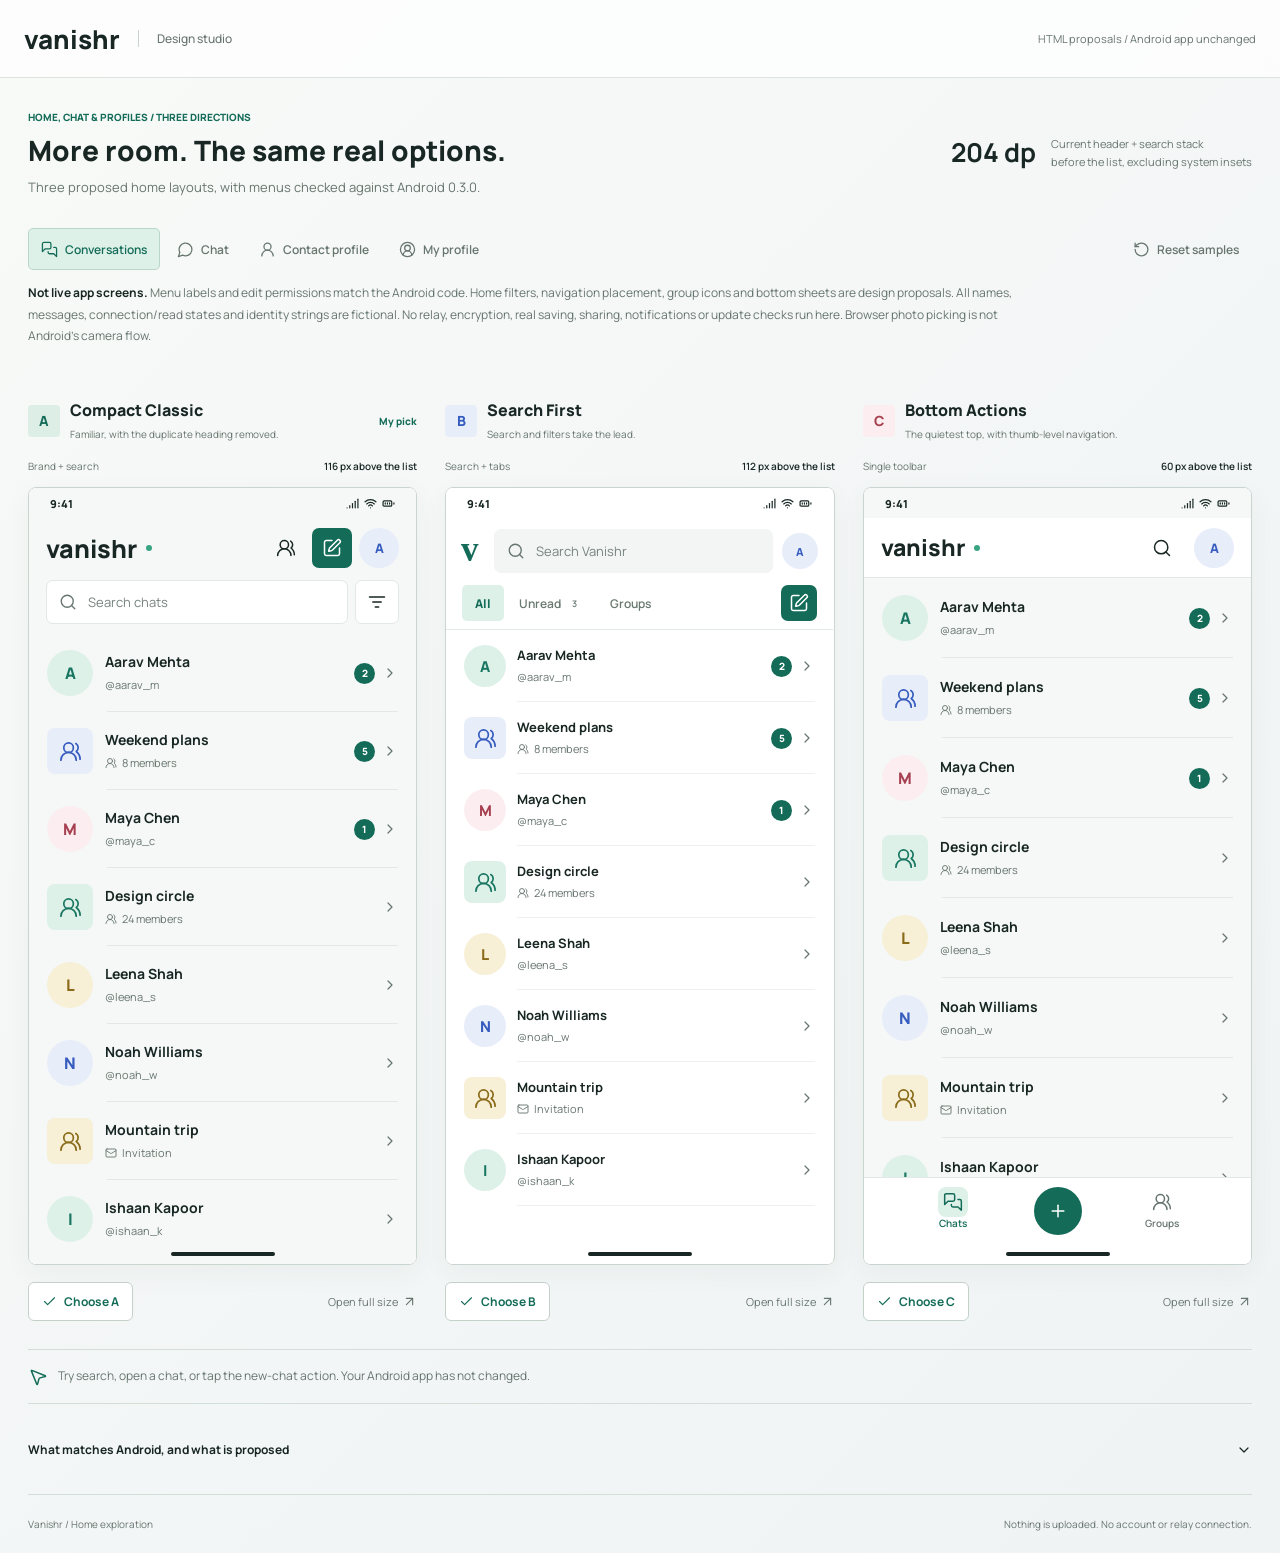
<file: docs/designs/home/index.html>
<!doctype html>
<html lang="en">
<head>
  <meta charset="utf-8">
  <meta name="viewport" content="width=device-width, initial-scale=1">
  <meta name="referrer" content="no-referrer">
  <title>Vanishr / Home, Chat &amp; Profile Options</title>
  <link rel="stylesheet" href="home.css">
  <script src="assets/lucide.min.js" defer></script>
  <script src="home.js" defer></script>
</head>
<body class="review" data-page="compare">
  <header class="review-header">
    <a class="review-brand" href="index.html">vanishr<span>Design studio</span></a>
    <span class="review-note">HTML proposals / Android app unchanged</span>
  </header>
  <main class="review-main">
    <div class="review-intro">
      <div><p class="eyebrow">HOME, CHAT &amp; PROFILES / THREE DIRECTIONS</p><h1>More room. The same real options.</h1><p>Three proposed home layouts, with menus checked against Android 0.3.0.</p></div>
      <div class="review-context"><span class="context-number">204 dp</span><span>Current header + search stack<br>before the list, excluding system insets</span></div>
    </div>
    <section class="review-controls" aria-label="Compare screens">
      <div class="screen-selector" aria-label="Screen shown in all three previews">
        <button type="button" data-preview-screen="home" aria-pressed="true"><i data-lucide="messages-square"></i>Conversations</button>
        <button type="button" data-preview-screen="chat" aria-pressed="false"><i data-lucide="message-circle"></i>Chat</button>
        <button type="button" data-preview-screen="contact" aria-pressed="false"><i data-lucide="user-round"></i>Contact profile</button>
        <button type="button" data-preview-screen="profile" aria-pressed="false"><i data-lucide="circle-user-round"></i>My profile</button>
      </div>
      <button type="button" class="reset-previews" id="reset-all-previews" title="Reset all fictional data and clear your selection"><i data-lucide="rotate-ccw"></i>Reset samples</button>
    </section>
    <p class="review-boundary"><strong>Not live app screens.</strong> Menu labels and edit permissions match the Android code. Home filters, navigation placement, group icons and bottom sheets are design proposals. All names, messages, connection/read states and identity strings are fictional. No relay, encryption, real saving, sharing, notifications or update checks run here. Browser photo picking is not Android's camera flow.</p>
    <p class="review-action-status" id="review-action-status" role="status"></p>
    <div class="study-grid">
      <section class="study" data-option="a" aria-labelledby="option-a">
        <div class="study-heading"><span class="option-letter">A</span><div><h2 id="option-a">Compact Classic</h2><p>Familiar, with the duplicate heading removed.</p></div><span class="recommended">My pick</span></div>
        <div class="study-metric"><span>Brand + search</span><strong>116 px above the list</strong></div>
        <div class="phone-frame"><iframe title="Option A: Compact Classic" src="a-compact.html?embed=1"></iframe></div>
        <div class="study-actions"><button class="choose-button" data-choose="a" aria-pressed="false"><i data-lucide="check"></i>Choose A</button><a href="a-compact.html" target="_blank" rel="noopener">Open full size<i data-lucide="arrow-up-right"></i></a></div>
      </section>
      <section class="study" data-option="b" aria-labelledby="option-b">
        <div class="study-heading"><span class="option-letter blue">B</span><div><h2 id="option-b">Search First</h2><p>Search and filters take the lead.</p></div></div>
        <div class="study-metric"><span>Search + tabs</span><strong>112 px above the list</strong></div>
        <div class="phone-frame"><iframe title="Option B: Search First" src="b-search-first.html?embed=1"></iframe></div>
        <div class="study-actions"><button class="choose-button" data-choose="b" aria-pressed="false"><i data-lucide="check"></i>Choose B</button><a href="b-search-first.html" target="_blank" rel="noopener">Open full size<i data-lucide="arrow-up-right"></i></a></div>
      </section>
      <section class="study" data-option="c" aria-labelledby="option-c">
        <div class="study-heading"><span class="option-letter coral">C</span><div><h2 id="option-c">Bottom Actions</h2><p>The quietest top, with thumb-level navigation.</p></div></div>
        <div class="study-metric"><span>Single toolbar</span><strong>60 px above the list</strong></div>
        <div class="phone-frame"><iframe title="Option C: Bottom Actions" src="c-bottom-actions.html?embed=1"></iframe></div>
        <div class="study-actions"><button class="choose-button" data-choose="c" aria-pressed="false"><i data-lucide="check"></i>Choose C</button><a href="c-bottom-actions.html" target="_blank" rel="noopener">Open full size<i data-lucide="arrow-up-right"></i></a></div>
      </section>
    </div>
    <div class="review-decision" aria-live="polite"><i data-lucide="mouse-pointer-2"></i><span id="decision-text">Try search, open a chat, or tap the new-chat action. Your Android app has not changed.</span><button id="clear-choice" hidden>Clear choice</button></div>
    <details class="current-reference"><summary>What matches Android, and what is proposed<i data-lucide="chevron-down"></i></summary><div class="reference-body"><img src="assets/current-home.png" alt="Current Vanishr home: separate vanishr and Chats headings, followed by a large search field and contact rows" loading="lazy"><div><h2>Option parity, not a screenshot replica</h2><p>The duplicate Chats heading disappears in A, B and C. Search and new-conversation placement, filters, group icons and bottom-sheet presentation are proposed. The same chat and profile flows are used in all three, so the home layout is the main choice.</p><p><strong>Chat menu:</strong> Profile, Contact identity, Disappearing messages, Remove contact. The composer includes Attach with Choose image and Take photo. Expiry choices are View once, 1 hour, 6 hours and 24 hours.</p><p><strong>Contact profile:</strong> shared name, read-only username and one local Display name field. Save changes your nickname only. Cancel and Use profile name are included.</p><p><strong>My profile:</strong> inline name/username saves, Share username, Verify identity, New message notifications, Check for updates, Licenses &amp; source and Sign out with confirmation. Native/system actions stop at a clearly disclosed simulation.</p><p><strong>Groups:</strong> Group info and expiry menu; owner-only invitation/removal/close, member leave, and verified-owner consent. New invitations stay pending and accepted members wait for the owner.</p><p>No list timestamps or delivery ticks are invented for the conversation list. Message ticks are fictional state samples. Long-press or right-click a message to inspect Delete; do the same on a contact row to inspect removal.</p><p>HTML pixel heights are illustrative; Android uses dp. Measurements exclude the simulated system bars. Reload or Reset samples restores all fictional data; nothing is persisted.</p></div></div></details>
    <footer class="review-footer"><span>Vanishr / Home exploration</span><span>Nothing is uploaded. No account or relay connection.</span></footer>
  </main>
</body>
</html>
</file>
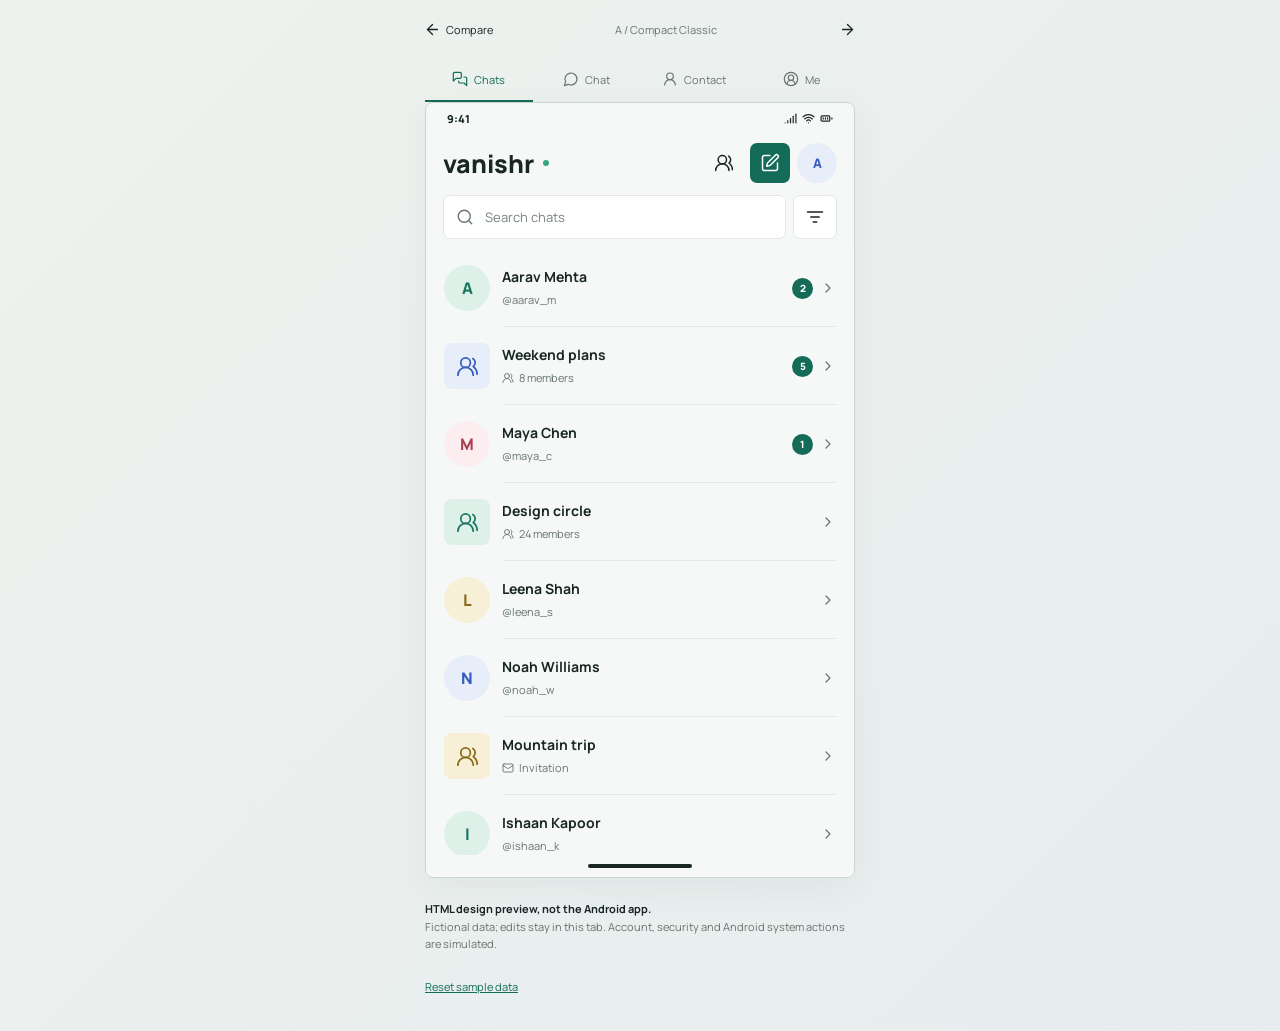
<file: docs/designs/home/a-compact.html>
<!doctype html>
<html lang="en">
<head>
  <meta charset="utf-8">
  <meta name="viewport" content="width=device-width, initial-scale=1">
  <meta name="referrer" content="no-referrer">
  <title>A / Compact Classic / Vanishr</title>
  <link rel="stylesheet" href="home.css">
  <script src="assets/lucide.min.js" defer></script>
  <script src="home.js" defer></script>
</head>
<body class="prototype theme-a" data-design="a">
  <nav class="prototype-nav" aria-label="Design options"><a href="index.html" class="back-to-review"><i data-lucide="arrow-left"></i>Compare</a><span>A / Compact Classic</span><a href="b-search-first.html" aria-label="Next design"><i data-lucide="arrow-right"></i></a></nav>
  <main id="app" class="app" aria-label="Vanishr compact home prototype"></main>
  <noscript>This interactive local design needs JavaScript enabled.</noscript>
</body>
</html>
</file>
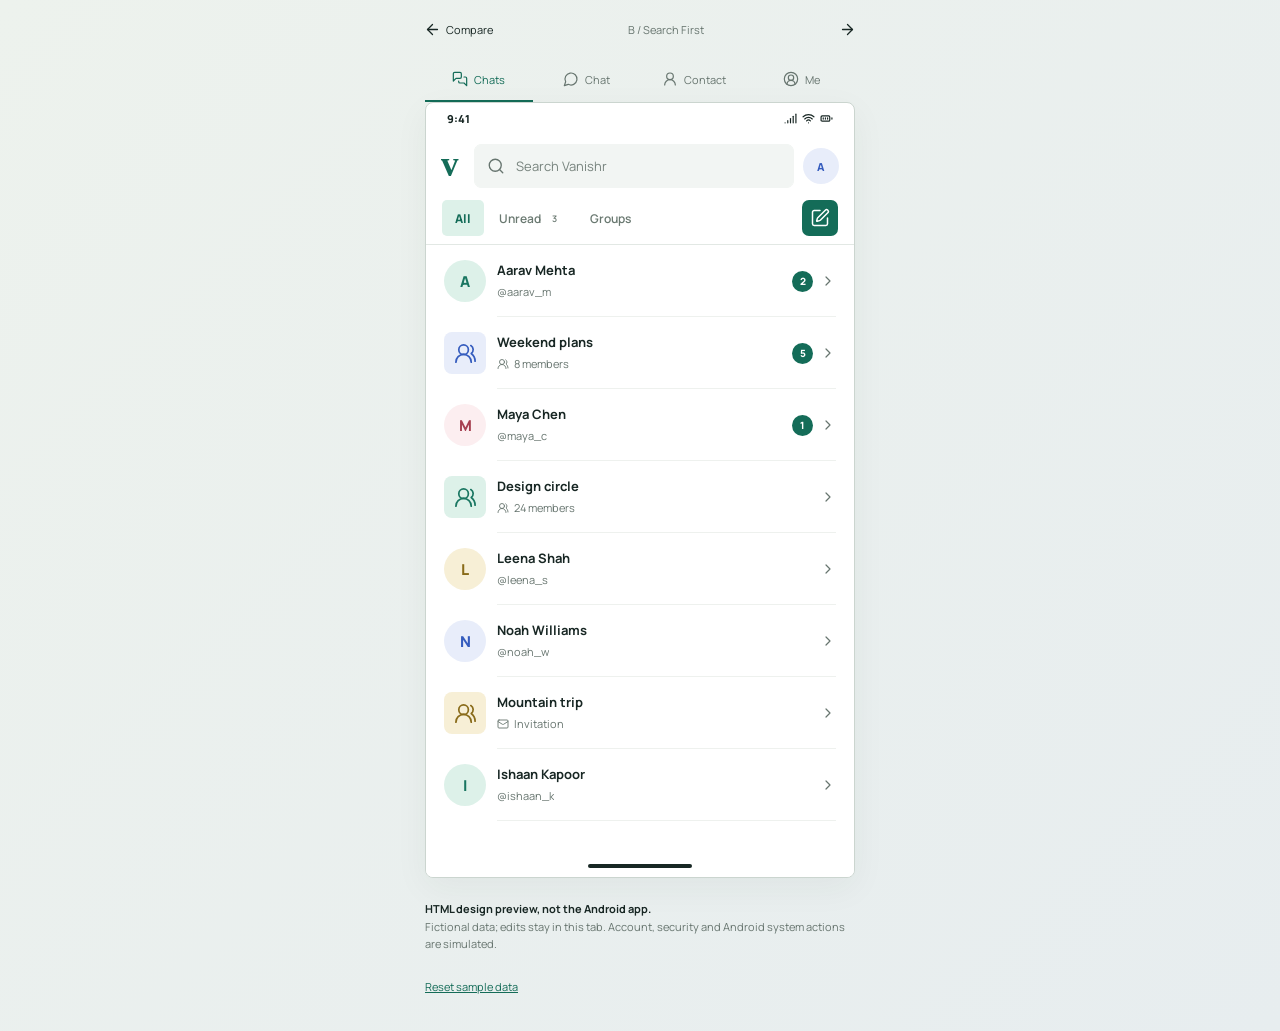
<file: docs/designs/home/b-search-first.html>
<!doctype html>
<html lang="en">
<head>
  <meta charset="utf-8">
  <meta name="viewport" content="width=device-width, initial-scale=1">
  <meta name="referrer" content="no-referrer">
  <title>B / Search First / Vanishr</title>
  <link rel="stylesheet" href="home.css">
  <script src="assets/lucide.min.js" defer></script>
  <script src="home.js" defer></script>
</head>
<body class="prototype theme-b" data-design="b">
  <nav class="prototype-nav" aria-label="Design options"><a href="index.html" class="back-to-review"><i data-lucide="arrow-left"></i>Compare</a><span>B / Search First</span><a href="c-bottom-actions.html" aria-label="Next design"><i data-lucide="arrow-right"></i></a></nav>
  <main id="app" class="app" aria-label="Vanishr search-first home prototype"></main>
  <noscript>This interactive local design needs JavaScript enabled.</noscript>
</body>
</html>
</file>
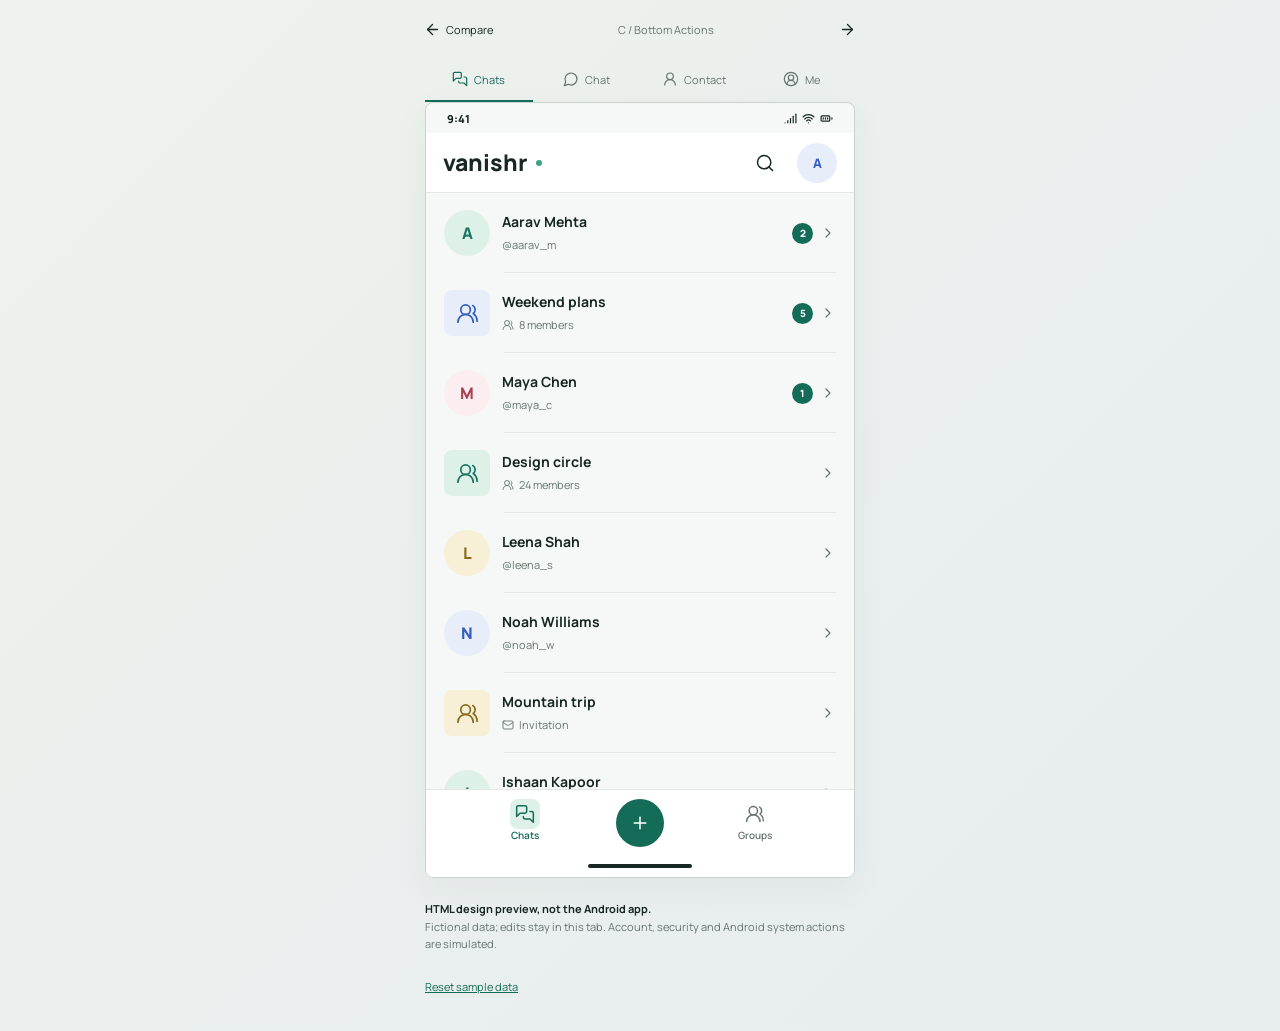
<file: docs/designs/home/c-bottom-actions.html>
<!doctype html>
<html lang="en">
<head>
  <meta charset="utf-8">
  <meta name="viewport" content="width=device-width, initial-scale=1">
  <meta name="referrer" content="no-referrer">
  <title>C / Bottom Actions / Vanishr</title>
  <link rel="stylesheet" href="home.css">
  <script src="assets/lucide.min.js" defer></script>
  <script src="home.js" defer></script>
</head>
<body class="prototype theme-c" data-design="c">
  <nav class="prototype-nav" aria-label="Design options"><a href="index.html" class="back-to-review"><i data-lucide="arrow-left"></i>Compare</a><span>C / Bottom Actions</span><a href="a-compact.html" aria-label="Next design"><i data-lucide="arrow-right"></i></a></nav>
  <main id="app" class="app" aria-label="Vanishr bottom-action home prototype"></main>
  <noscript>This interactive local design needs JavaScript enabled.</noscript>
</body>
</html>
</file>
<file: docs/designs/home/home.css>
@font-face { font-family: Manrope; src: url("../../../android/app/src/main/res/font/manrope.ttf") format("truetype"); font-style: normal; font-weight: 200 800; font-display: swap; }
:root { color-scheme: light; --ink: #182724; --muted: #67756f; --green: #146c58; --green-tint: #ddf1e9; --blue: #355cbe; --blue-tint: #e8edfa; --line: #e2e8e4; --canvas: #f5f8f6; --surface: #fff; --coral: #a63f50; --coral-tint: #fceef0; }
* { box-sizing: border-box; letter-spacing: 0; }
body { margin: 0; color: var(--ink); font-family: Manrope, sans-serif; font-size: 14px; }
button, input { font: inherit; }
button, a, input { -webkit-tap-highlight-color: transparent; }
button { cursor: pointer; }
a { color: inherit; text-decoration: none; }
button { color: inherit; }
button:disabled { cursor: default; opacity: .4; }
button:focus-visible, a:focus-visible, input:focus-visible, summary:focus-visible { outline: 3px solid #4876cf; outline-offset: 3px; }
svg { width: 20px; height: 20px; flex: 0 0 auto; stroke-width: 1.8; }
[hidden] { display: none !important; }
h1, h2, h3, p { margin: 0; }
.review { background: linear-gradient(135deg, #f8faf8, #eff3f4); min-height: 100vh; }
.review-header { min-height: 78px; padding: 18px max(24px, calc((100% - 1320px) / 2)); display: flex; justify-content: space-between; gap: 16px; align-items: center; border-bottom: 1px solid #dce4df; background: #ffffffbd; }
.review-brand { display: flex; align-items: center; gap: 18px; font-size: 26px; font-weight: 800; }
.review-brand span { border-left: 1px solid #c9d4cf; padding-left: 18px; color: var(--muted); font-size: 12px; font-weight: 500; }
.review-note { color: var(--muted); font-size: 11px; }
.review-main { max-width: 1376px; padding: 32px 28px 0; margin: 0 auto; }
.review-intro { display: flex; align-items: center; justify-content: space-between; gap: 32px; padding-bottom: 32px; }
.eyebrow { color: var(--green); font-size: 10px; font-weight: 800; margin-bottom: 9px; }
.review h1 { font-size: 28px; font-weight: 800; line-height: 1.25; }
.review-intro p:not(.eyebrow) { color: var(--muted); margin-top: 10px; font-size: 13px; }
.review-controls { display: flex; align-items: center; flex-wrap: wrap; gap: 12px; margin-bottom: 12px; }
.screen-selector { display: flex; flex-wrap: wrap; gap: 4px; }
.screen-selector button, .reset-previews { display: inline-flex; align-items: center; gap: 7px; min-height: 42px; border: 1px solid transparent; border-radius: 5px; background: transparent; padding: 9px 12px; color: var(--muted); font-size: 12px; font-weight: 600; }
.screen-selector button[aria-pressed="true"] { color: var(--green); border-color: #b9d7ca; background: var(--green-tint); }
.screen-selector svg, .reset-previews svg { width: 17px; height: 17px; }
.reset-previews { margin-left: auto; }
.review-boundary { font-size: 12px; line-height: 1.8; color: var(--muted); max-width: 1000px; }
.review-boundary strong { color: var(--ink); }
.review-action-status { min-height: 26px; font-size: 11px; line-height: 1.6; color: var(--blue); margin: 8px 0 14px; }
.review-context { display: flex; align-items: center; gap: 15px; font-size: 11px; line-height: 1.6; color: var(--muted); }
.context-number { font-size: 26px; color: var(--ink); font-weight: 700; white-space: nowrap; }
.study-grid { display: grid; grid-template-columns: repeat(3, minmax(0, 1fr)); gap: 28px; }
.study { min-width: 0; }
.study-heading { display: flex; align-items: center; gap: 10px; min-height: 52px; position: relative; }
.option-letter { display: grid; place-items: center; width: 32px; height: 32px; background: #dceee5; color: var(--green); font-weight: 800; flex: 0 0 auto; border-radius: 4px; }
.option-letter.blue { background: var(--blue-tint); color: var(--blue); }
.option-letter.coral { background: var(--coral-tint); color: var(--coral); }
.study h2 { font-size: 16px; font-weight: 800; line-height: 1.35; }
.study-heading p { font-size: 10px; color: var(--muted); margin-top: 5px; line-height: 1.5; }
.recommended { color: var(--green); margin-left: auto; font-size: 10px; font-weight: 800; white-space: nowrap; }
.study-metric { display: flex; justify-content: space-between; align-items: center; flex-wrap: wrap; gap: 5px; font-size: 10px; padding: 12px 0 14px; color: var(--muted); }
.study-metric strong { font-weight: 600; color: var(--ink); }
.phone-frame { width: 100%; aspect-ratio: 390 / 780; max-height: 824px; border: 1px solid #cbd5cf; border-radius: 8px; overflow: hidden; background: #fff; box-shadow: 0 8px 28px #24372c0c; transition: border-color .15s, box-shadow .15s; }
.phone-frame iframe { display: block; width: 100%; height: 100%; border: 0; }
.study[data-selected="true"] .phone-frame { border-color: var(--green); box-shadow: 0 0 0 2px var(--green), 0 8px 28px #24372c0c; }
.study-actions { display: flex; align-items: center; justify-content: space-between; gap: 8px; padding-top: 14px; }
.choose-button { display: inline-flex; gap: 7px; align-items: center; border: 1px solid #c4d1c9; border-radius: 6px; padding: 10px 13px; background: #fff; color: var(--green); font-size: 12px; font-weight: 700; }
.choose-button svg { width: 15px; height: 15px; }
.choose-button[aria-pressed="true"] { background: var(--green); border-color: var(--green); color: #fff; }
.study-actions a { display: inline-flex; gap: 4px; align-items: center; color: var(--muted); font-size: 11px; min-height: 44px; }
.study-actions a svg { width: 15px; height: 15px; }
.review-decision { display: flex; gap: 10px; align-items: center; margin: 26px 0; padding: 16px 0; border-top: 1px solid #d3ded7; border-bottom: 1px solid #d3ded7; color: var(--muted); font-size: 12px; line-height: 1.7; }
.review-decision svg { color: var(--green); }
.review-decision button { border: 0; background: transparent; color: var(--green); font-size: 12px; margin-left: auto; white-space: nowrap; min-height: 40px; }
.current-reference { font-size: 12px; padding-bottom: 24px; }
.current-reference summary { display: flex; justify-content: space-between; align-items: center; font-weight: 700; cursor: pointer; min-height: 40px; }
.current-reference summary svg { width: 16px; height: 16px; }
.reference-body { padding: 24px 0 8px; display: grid; grid-template-columns: 200px 1fr; gap: 28px; align-items: start; max-width: 850px; }
.reference-body img { display: block; width: 100%; height: auto; border: 1px solid var(--line); border-radius: 4px; }
.reference-body h2 { font-size: 18px; margin: 4px 0 12px; }
.reference-body p { line-height: 1.8; color: var(--muted); margin: 12px 0; }
.review-footer { display: flex; justify-content: space-between; gap: 20px; font-size: 10px; color: var(--muted); padding: 22px 0; border-top: 1px solid #d3ded7; }
.prototype { background: linear-gradient(135deg,#edf2ed,#e7edef); min-height: 100vh; }
.prototype-nav { max-width: 440px; min-height: 58px; padding: 8px 4px; margin: 0 auto; display: flex; align-items: center; justify-content: space-between; gap: 12px; font-size: 11px; }
.prototype-nav a { display: inline-flex; gap: 5px; align-items: center; min-height: 40px; }
.prototype-nav svg { width: 17px; height: 17px; }
.prototype-nav span { color: var(--muted); }
.preview-flow { width: min(100%, 430px); margin: 0 auto; display: grid; grid-template-columns: repeat(4, minmax(0, 1fr)); height: 44px; }
.preview-flow button { border: 0; border-bottom: 2px solid transparent; background: transparent; font-size: 11px; display: flex; align-items: center; justify-content: center; gap: 6px; color: var(--muted); }
.preview-flow button[aria-pressed="true"] { color: var(--green); border-color: var(--green); }
.preview-flow svg { width: 16px; height: 16px; }
.embedded .preview-flow { display: none; }
.prototype-disclosure { width: min(100% - 28px, 430px); margin: 0 auto 24px; color: var(--muted); font-size: 11px; line-height: 1.6; }
.prototype-disclosure strong, .prototype-disclosure > span { display: block; }
.prototype-disclosure strong { color: var(--ink); }
.prototype-disclosure p { margin-top: 8px; }
.prototype-disclosure button { min-height: 40px; margin-top: 6px; border: 0; background: transparent; color: var(--green); padding: 4px 0; text-decoration: underline; }
.embedded .prototype-disclosure { display: none; }
.sr-only { position: absolute; width: 1px; height: 1px; padding: 0; margin: -1px; overflow: hidden; clip-path: inset(50%); white-space: nowrap; border: 0; }
.app { position: relative; display: flex; flex-direction: column; width: min(100%, 430px); height: min(860px, calc(100dvh - 124px)); min-height: 360px; margin: 0 auto 22px; background: var(--canvas); overflow: hidden; border: 1px solid #cbd5cf; border-radius: 8px; box-shadow: 0 10px 34px #26382c0d; }
.embedded { background: var(--canvas); min-height: 0; }
.embedded .prototype-nav { display: none; }
.embedded .app { width: 100%; height: 100dvh; min-height: 0; margin: 0; border: 0; border-radius: 0; box-shadow: none; }
.status-bar { height: 30px; flex: 0 0 30px; display: flex; align-items: center; justify-content: space-between; padding: 0 21px; font-size: 11px; font-weight: 800; }
.status-symbols { display: flex; align-items: center; gap: 5px; }
.status-symbols svg { width: 13px; height: 13px; stroke-width: 2.2; }
.home-screen { display: flex; flex-direction: column; flex: 1; min-height: 0; position: relative; }
.app-toolbar { height: 60px; flex: 0 0 60px; display: flex; align-items: center; gap: 7px; padding: 0 17px; }
.wordmark { font-size: 25px; line-height: 1; font-weight: 800; margin-right: auto; display: inline-flex; align-items: center; gap: 9px; }
.connection-dot { display: block; width: 6px; height: 6px; background: #39a482; border-radius: 50%; }
.icon-button { display: inline-flex; align-items: center; justify-content: center; flex: 0 0 auto; width: 44px; height: 44px; border: 0; border-radius: 50%; background: transparent; position: relative; }
.icon-button:hover { background: #e1ebe4; }
.theme-a .app-toolbar { gap: 4px; }
.icon-button.toolbar-compose { width: 40px; height: 40px; border-radius: 7px; background: var(--green); color: #fff; }
.icon-button.toolbar-compose:hover { background: #0e5948; }
.icon-button::after, .profile-button::after { content: attr(aria-label); position: absolute; right: 0; top: calc(100% + 5px); z-index: 30; padding: 6px 9px; border-radius: 4px; background: var(--ink); color: white; font-size: 10px; font-weight: 500; line-height: 1.4; white-space: nowrap; pointer-events: none; opacity: 0; transition: opacity .12s; }
.icon-button:hover::after, .icon-button:focus-visible::after, .profile-button:hover::after, .profile-button:focus-visible::after { opacity: 1; }
.profile-button { display: grid; place-items: center; position: relative; width: 40px; height: 40px; flex: 0 0 40px; border: 0; border-radius: 50%; background: var(--blue-tint); color: var(--blue); font-size: 13px; font-weight: 800; margin-left: 3px; }
.search-row { height: 56px; flex: 0 0 56px; display: flex; align-items: flex-start; padding: 2px 17px 10px; gap: 7px; }
.search-field { display: flex; align-items: center; gap: 9px; border: 1px solid var(--line); border-radius: 7px; height: 44px; background: #fff; padding: 0 12px; flex: 1; min-width: 0; }
.search-field svg { color: var(--muted); width: 18px; height: 18px; }
.search-field input { min-width: 0; flex: 1; width: 100%; height: 42px; border: 0; outline: none; background: transparent; color: var(--ink); font-size: 13px; }
.search-field:focus-within { border-color: var(--green); box-shadow: 0 0 0 1px var(--green); }
.search-field input::placeholder { color: #77837d; }
.search-field .clear-search { width: 26px; height: 30px; padding: 0; }
.search-field .clear-search svg { width: 15px; height: 15px; }
.filter-toggle { border: 1px solid var(--line); border-radius: 7px; background: #fff; }
.filter-toggle[aria-pressed="true"] { color: var(--green); background: var(--green-tint); border-color: #9fc5b4; }
.chat-list { flex: 1; min-height: 0; overflow-y: auto; scrollbar-width: thin; scrollbar-color: #d2ded7 transparent; overscroll-behavior: contain; padding-bottom: 16px; }
.chat-row { display: flex; align-items: center; gap: 12px; width: 100%; min-height: 78px; padding: 12px 18px; text-align: left; background: transparent; border: 0; position: relative; }
.chat-row::after { content: ""; position: absolute; right: 18px; bottom: 0; left: 78px; height: 1px; background: var(--line); }
.chat-row:hover { background: #eaf1ec; }
.chat-row:active { background: #dfece5; }
.avatar { display: grid; place-items: center; width: 46px; height: 46px; flex: 0 0 46px; border-radius: 50%; color: #197661; background: #ddf1e9; font-size: 16px; font-weight: 800; position: relative; }
.avatar[data-tone="blue"] { color: var(--blue); background: var(--blue-tint); }
.avatar[data-tone="coral"] { color: var(--coral); background: var(--coral-tint); }
.avatar[data-tone="gold"] { color: #896b19; background: #f7efd6; }
.avatar.group-avatar { border-radius: 8px; }
.avatar.group-avatar svg { width: 23px; height: 23px; }
.chat-identity { display: flex; flex-direction: column; gap: 5px; flex: 1; min-width: 0; }
.chat-name { font-size: 14px; font-weight: 700; line-height: 1.35; overflow: hidden; white-space: nowrap; text-overflow: ellipsis; }
.chat-meta { display: flex; gap: 5px; align-items: center; color: var(--muted); font-size: 11px; line-height: 1.45; min-width: 0; }
.chat-meta svg { width: 12px; height: 12px; }
.chat-meta span { overflow: hidden; white-space: nowrap; text-overflow: ellipsis; }
.chat-trailing { display: flex; flex-direction: column; align-items: flex-end; gap: 7px; min-width: 35px; }
.chat-trailing { flex-direction: row; align-items: center; min-width: 16px; }
.chat-trailing > svg { width: 16px; height: 16px; color: var(--muted); }
.chat-time { font-size: 10px; color: #7a8780; font-weight: 500; }
.chat-row.unread .chat-time { color: var(--green); font-weight: 700; }
.unread-count { min-width: 21px; height: 21px; display: grid; place-items: center; padding: 0 5px; border-radius: 50%; background: var(--green); color: #fff; font-size: 10px; font-weight: 800; }
.read-check { width: 14px; height: 14px; color: #93a29a; }
.invitation-tag { font-size: 9px; color: var(--coral); font-weight: 700; padding: 2px 5px; border-radius: 3px; background: var(--coral-tint); }
.home-bottom { flex: 0 0 22px; display: flex; align-items: center; justify-content: center; background: inherit; }
.gesture-bar { display: block; width: 104px; height: 4px; border-radius: 4px; background: #182724; }
.theme-b .app, .theme-b.embedded { background: #fff; }
.theme-b .search-toolbar { height: 64px; flex: 0 0 64px; padding: 8px 15px 6px; display: flex; align-items: center; gap: 9px; }
.mini-brand { color: var(--green); font-family: Georgia, serif; font-size: 35px; font-weight: 700; width: 24px; flex: 0 0 24px; line-height: 1; padding-bottom: 4px; }
.theme-b .search-field { background: #f2f5f3; border-color: #f2f5f3; }
.theme-b .profile-button { width: 36px; height: 36px; flex-basis: 36px; margin: 0; font-size: 11px; }
.tab-bar { display: flex; align-items: center; gap: 2px; height: 48px; flex: 0 0 48px; padding: 0 16px 5px; border-bottom: 1px solid var(--line); }
.filter-tab { display: inline-flex; align-items: center; justify-content: center; gap: 6px; min-height: 36px; padding: 0 13px; color: #697870; border: 0; border-radius: 5px; background: transparent; font-size: 12px; font-weight: 600; }
.filter-tab[aria-selected="true"] { background: var(--green-tint); color: var(--green); font-weight: 800; }
.tab-count { font-size: 9px; background: #fff; border-radius: 4px; padding: 2px 5px; }
.tab-bar > .icon-button { margin-left: auto; width: 36px; height: 36px; color: var(--green); }
.theme-b .chat-row { min-height: 72px; padding: 10px 18px; gap: 11px; }
.theme-b .avatar { width: 42px; height: 42px; flex-basis: 42px; font-size: 15px; }
.theme-b .chat-row::after { left: 71px; background: #eef1ee; }
.theme-b .tab-bar > .toolbar-compose { color: #fff; }
.theme-b .chat-name { font-size: 13px; }
.theme-c .app-toolbar { border-bottom: 1px solid var(--line); background: #fff; }
.theme-c .wordmark { font-size: 23px; }
.theme-c .chat-list { padding-bottom: 16px; }
.theme-c .chat-row { min-height: 80px; padding-top: 13px; padding-bottom: 13px; }
.theme-c .home-bottom { background: #fff; }
.bottom-dock { display: flex; flex: 0 0 66px; height: 66px; align-items: center; justify-content: space-between; padding: 3px 22px; border-top: 1px solid var(--line); background: #fff; }
.dock-tab { flex: 1; height: 56px; display: flex; flex-direction: column; align-items: center; justify-content: center; gap: 4px; border: 0; background: transparent; color: var(--muted); font-size: 10px; font-weight: 600; }
.dock-tab[aria-selected="true"] { color: var(--green); }
.dock-tab[aria-selected="true"] svg { background: var(--green-tint); box-shadow: 0 0 0 5px var(--green-tint); border-radius: 3px; }
.dock-create { height: 48px; width: 48px; flex: 0 0 48px; margin: 0 14px; background: var(--green); color: #fff; border-radius: 50%; border: 0; display: grid; place-items: center; }
.theme-c .search-row { background: #fff; padding-top: 6px; height: 60px; flex-basis: 60px; border-bottom: 1px solid var(--line); }
.empty-list { padding: 56px 24px; text-align: center; color: var(--muted); font-size: 13px; }
.empty-list svg { margin-bottom: 16px; width: 30px; height: 30px; color: #a0b2a6; }
.modal-layer { position: absolute; z-index: 20; inset: 30px 0 0; background: #18272445; display: flex; align-items: flex-end; animation: backdrop-in .15s ease both; }
.sheet { background: var(--surface); border-radius: 8px 8px 0 0; width: 100%; max-height: calc(100% - 14px); overflow: auto; padding: 8px 22px 26px; box-shadow: 0 -8px 30px #142c2410; animation: sheet-in .18s ease both; }
.sheet-handle { width: 30px; height: 4px; border-radius: 4px; background: #d5ddd8; margin: 1px auto 12px; }
.sheet-heading { display: flex; align-items: center; justify-content: space-between; gap: 12px; margin-bottom: 13px; }
.sheet h2 { font-size: 21px; font-weight: 800; }
.sheet h3 { font-size: 17px; margin-bottom: 6px; }
.sheet .sheet-heading .icon-button { margin-right: -10px; }
.sheet p { font-size: 12px; line-height: 1.7; color: var(--muted); }
.action-row { width: 100%; display: flex; align-items: center; gap: 14px; min-height: 62px; background: transparent; border: 0; border-bottom: 1px solid var(--line); padding: 10px 0; text-align: left; font-size: 14px; font-weight: 600; }
.action-row > svg:first-child { color: var(--green); }
.action-row > svg:last-child { margin-left: auto; width: 16px; color: var(--muted); }
.action-row span { flex: 1; }
.sheet-label { display: block; color: var(--muted); font-size: 11px; font-weight: 700; margin-top: 17px; margin-bottom: 7px; }
.sheet-input { width: 100%; border: 1px solid #cdd9d1; background: #fff; border-radius: 6px; min-height: 48px; padding: 10px 12px; color: var(--ink); outline: none; font-size: 14px; }
.sheet-input:focus { border-color: var(--green); box-shadow: 0 0 0 1px var(--green); }
.sheet-footer { display: flex; gap: 10px; justify-content: flex-end; align-items: center; margin-top: 24px; }
.sheet-footer { flex-wrap: wrap; }
.sheet-footer .neutral-action { flex-basis: 100%; margin-right: auto; justify-content: flex-start; border: 0; color: var(--green); padding-left: 0; }
.sheet-heading h2 { min-width: 0; overflow-wrap: anywhere; }
.profile-summary > div { min-width: 0; }
.profile-summary h3, .profile-summary p { overflow-wrap: anywhere; }
.profile-actions { border-top: 1px solid var(--line); margin-top: 14px; padding-top: 6px; }
.profile-actions .action-row { border: 0; min-height: 52px; font-size: 13px; }
.action-row span { min-width: 0; overflow-wrap: anywhere; }
.danger-action, .danger-action > svg:first-child { color: var(--coral); }
.notification-setting { display: flex; align-items: center; gap: 16px; min-height: 58px; font-size: 13px; }
.notification-setting span { flex: 1; min-width: 0; }
.notification-setting input { appearance: none; width: 44px; height: 26px; flex: 0 0 44px; margin: 0; border: 1px solid #9aaba2; background: var(--line); border-radius: 13px; position: relative; cursor: pointer; }
.notification-setting input::after { content: ''; display: block; position: absolute; width: 18px; height: 18px; top: 3px; left: 3px; border-radius: 50%; background: #6d7b73; }
.notification-setting input:checked { background: var(--green); border-color: var(--green); }
.notification-setting input:checked::after { left: 21px; background: white; }
.inline-field { position: relative; gap: 0; }
.inline-field .sheet-input { min-width: 0; padding-right: 52px; }
.inline-field .icon-button { position: absolute; right: 1px; top: 0; width: 48px; height: 48px; border: 0; background: transparent; }
.username-field > span { position: absolute; left: 13px; color: var(--muted); }
.username-field .sheet-input { padding-left: 29px; }
.field-status { min-height: 18px; margin-top: 5px; color: var(--green) !important; font-size: 11px !important; }
.field-status[data-error="true"] { color: var(--coral) !important; }
.sheet-input[aria-invalid="true"] { border-color: var(--coral); }
.identity-code { display: block; font-family: monospace; font-size: 13px; line-height: 1.8; white-space: pre-wrap; overflow-wrap: anywhere; padding: 8px 0; }
.legal-document { width: 100%; height: 300px; border: 1px solid var(--line); background: white; }
.menu-layer { position: absolute; inset: 30px 0 22px; z-index: 20; }
.conversation-menu { position: absolute; top: 52px; right: 12px; width: min(248px, calc(100% - 24px)); padding: 6px 0; border: 1px solid var(--line); border-radius: 6px; background: var(--surface); box-shadow: 0 6px 24px #142c2424; }
.conversation-menu button { display: block; width: 100%; min-height: 48px; padding: 12px 18px; background: transparent; border: 0; text-align: left; font-size: 13px; }
.conversation-menu button:hover { background: var(--canvas); }
.expiry-options { border: 0; margin: 0; padding: 0; }
.radio-option { display: flex; align-items: center; gap: 14px; min-height: 50px; }
.radio-option input { width: 18px; height: 18px; accent-color: var(--green); }
.sign-in-screen { padding: 24px; display: flex; flex: 1; flex-direction: column; gap: 14px; overflow: auto; }
.sign-in-screen h2 { font-size: 28px; margin-top: 30px; }
.primary-button, .secondary-button { border-radius: 6px; min-height: 44px; padding: 10px 17px; font-size: 12px; font-weight: 700; display: inline-flex; align-items: center; justify-content: center; gap: 7px; }
.primary-button { color: #fff; background: var(--green); border: 1px solid var(--green); }
.secondary-button { color: var(--ink); background: #fff; border: 1px solid var(--line); }
.primary-button svg, .secondary-button svg { width: 17px; height: 17px; }
.profile-summary { display: flex; gap: 13px; align-items: center; margin: 10px 0 20px; }
.profile-summary .avatar { width: 52px; height: 52px; flex-basis: 52px; }
.inline-field { display: flex; gap: 6px; align-items: center; }
.inline-field .icon-button { border: 1px solid var(--line); border-radius: 6px; color: var(--green); height: 48px; }
.saved-label { margin: 9px 0 0; color: var(--green) !important; }
.contact-option { display: flex; align-items: center; gap: 12px; padding: 12px 0; border-bottom: 1px solid var(--line); }
.contact-option span { font-size: 13px; flex: 1; }
.contact-option input { accent-color: var(--green); width: 18px; height: 18px; }
.contact-option .avatar { width: 34px; height: 34px; flex-basis: 34px; font-size: 12px; }
.contact-option { cursor: pointer; }
.contact-option > span:not(.avatar) { min-width: 0; overflow-wrap: anywhere; }
.contact-option input { flex: 0 0 18px; }
.group-summary { display: flex; align-items: center; gap: 12px; margin-bottom: 16px; }
.group-summary > div { flex: 1; min-width: 0; overflow-wrap: anywhere; }
.member-list { border-top: 1px solid var(--line); }
.member-row { display: flex; align-items: center; gap: 12px; padding: 12px 0; }
.member-row .avatar { width: 36px; height: 36px; flex-basis: 36px; font-size: 13px; }
.member-row > div { flex: 1; min-width: 0; }
.member-row strong { display: block; font-size: 13px; font-weight: 600; overflow-wrap: anywhere; }
.member-row > div > span { display: block; font-size: 10px; color: var(--muted); margin-top: 4px; overflow-wrap: anywhere; }
.member-row > button { width: 40px; height: 40px; }
.inline-field { gap: 0; }
.inline-field .icon-button { border: 0; border-radius: 5px; }
.inline-field:focus-within { border-radius: 6px; }
.conversation-screen { flex: 1; display: flex; flex-direction: column; min-height: 0; }
.conversation-toolbar { display: flex; align-items: center; gap: 8px; padding: 8px 10px; min-height: 68px; border-bottom: 1px solid var(--line); background: #fff; }
.conversation-toolbar .avatar { width: 36px; height: 36px; flex-basis: 36px; font-size: 13px; }
.conversation-toolbar .chat-name { font-size: 14px; }
.chat-connection { color: var(--muted); font-size: 10px; line-height: 1.3; }
.message-list { flex: 1; padding: 24px 18px; overflow: auto; }
.date-marker { text-align: center; color: var(--muted); font-size: 10px; margin-bottom: 28px; }
.message { width: fit-content; max-width: 86%; padding: 12px 14px 8px; border: 1px solid var(--line); background: #fff; margin-bottom: 14px; border-radius: 8px; font-size: 13px; line-height: 1.7; overflow-wrap: anywhere; }
.message.outgoing { margin-left: auto; background: var(--green-tint); border-color: transparent; }
.message-sender { display: block; font-size: 11px; font-weight: 700; color: var(--blue); margin-bottom: 5px; }
.message small [role="img"] { display: inline-flex; }
.message small { display: flex; align-items: center; justify-content: flex-end; gap: 5px; font-size: 9px; color: var(--muted); padding-top: 5px; }
.message small svg { width: 12px; height: 12px; }
.composer-area { background: #fff; padding: 7px 12px 12px; border-top: 1px solid var(--line); }
.expiry-line { display: flex; align-items: center; justify-content: flex-end; padding: 0 5px 8px; gap: 5px; color: var(--green); font-size: 10px; }
.expiry-line svg { width: 13px; height: 13px; }
.composer-settings { display: flex; align-items: center; justify-content: space-between; gap: 8px; min-height: 38px; }
.verified-state { display: flex; align-items: center; gap: 5px; color: var(--muted); font-size: 10px; }
.verified-state svg { width: 14px; height: 14px; color: var(--green); }
.expiry-line { background: transparent; border: 0; min-height: 38px; padding: 4px 5px; }
.once-message { display: flex; align-items: center; gap: 8px; color: var(--green); }
.composer { display: flex; gap: 8px; align-items: center; }
.composer input { border: 1px solid var(--line); background: var(--canvas); border-radius: 7px; height: 45px; min-width: 0; flex: 1; padding: 0 13px; font-size: 13px; }
.composer .icon-button { background: var(--green); color: #fff; }
.composer .attach-button { background: var(--canvas); color: var(--ink); border: 1px solid var(--line); }
.composer .attach-button:hover { background: var(--green-tint); color: var(--green); }
.composer .icon-button::after { top: auto; bottom: calc(100% + 7px); }
.composer .attach-button::after { left: 0; right: auto; }
.message-photo { display: flex; align-items: center; gap: 8px; min-height: 44px; padding: 0; border: 0; background: transparent; color: var(--green); font-weight: 600; }
.message-photo svg { width: 20px; height: 20px; }
.photo-preview { margin: 0; width: 100%; height: min(280px, 38dvh); display: grid; place-items: center; overflow: hidden; border-radius: 6px; background: var(--canvas); }
.photo-preview img { display: block; width: 100%; height: 100%; object-fit: contain; }
.photo-error { color: #a13d4d !important; }
.invite-owner { margin: 20px 0; padding: 12px 0; border-top: 1px solid var(--line); border-bottom: 1px solid var(--line); }
.trust-check { display: flex; align-items: flex-start; gap: 10px; margin-top: 20px; font-size: 12px; line-height: 1.6; }
.trust-check input { flex: 0 0 18px; width: 18px; height: 18px; accent-color: var(--green); margin: 2px 0; }
@keyframes sheet-in { from { transform: translateY(18px); opacity: 0; } to { transform: translateY(0); opacity: 1; } }
@keyframes backdrop-in { from { opacity: 0; } to { opacity: 1; } }
@media (prefers-reduced-motion: reduce) { *, *::before, *::after { animation: none !important; transition: none !important; } }
@media (max-width: 1080px) { .study-grid { gap: 18px; } .review-main { padding-left: 18px; padding-right: 18px; } .recommended { display: none; } .study h2 { font-size: 14px; } .study-heading p { font-size: 9px; } .review-context { display: none; } }
@media (max-width: 880px) { .study-grid { grid-template-columns: minmax(0, 430px); justify-content: center; gap: 38px; } .review-main { padding-top: 26px; } .study-heading p { font-size: 11px; } .study h2 { font-size: 17px; } .recommended { display: inline; } .review-intro { max-width: 430px; margin: 0 auto; } .review h1 { font-size: 25px; } .review-header { padding: 15px 20px; } .review-brand { font-size: 23px; } .review-note { display: none; } .phone-frame { aspect-ratio: 390/780; } .review-decision { max-width: 430px; margin-left: auto; margin-right: auto; } .reference-body { grid-template-columns: 140px 1fr; gap: 16px; } .review-footer { flex-wrap: wrap; } }
@media (max-width: 480px) { .prototype-nav { padding: 4px 13px; min-height: 48px; } .prototype .app { height: calc(100dvh - 92px); min-height: 0; max-width: none; margin: 0; border: 0; border-radius: 0; box-shadow: none; } .prototype-disclosure { padding-top: 16px; } .embedded .app { height: 100dvh; } .review-main { padding-left: 14px; padding-right: 14px; } .review-brand span { font-size: 10px; } .review-context { display: none; } .reference-body { grid-template-columns: 105px 1fr; } .reference-body h2 { font-size: 14px; } .reference-body p { font-size: 11px; } .screen-selector { display: grid; grid-template-columns: repeat(2, minmax(0, 1fr)); width: 100%; } }
@media (max-width: 340px) { .app-toolbar { padding-left: 14px; padding-right: 12px; gap: 2px; } .wordmark { font-size: 23px; } .chat-row { padding-left: 14px; padding-right: 14px; gap: 10px; } .avatar { width: 42px; height: 42px; flex-basis: 42px; } .chat-name { font-size: 13px; } .theme-b .search-toolbar { padding-left: 12px; padding-right: 12px; gap: 6px; } .filter-tab { padding-left: 10px; padding-right: 10px; } .sheet { padding-left: 18px; padding-right: 18px; } .prototype-nav { font-size: 10px; } }
</file>
